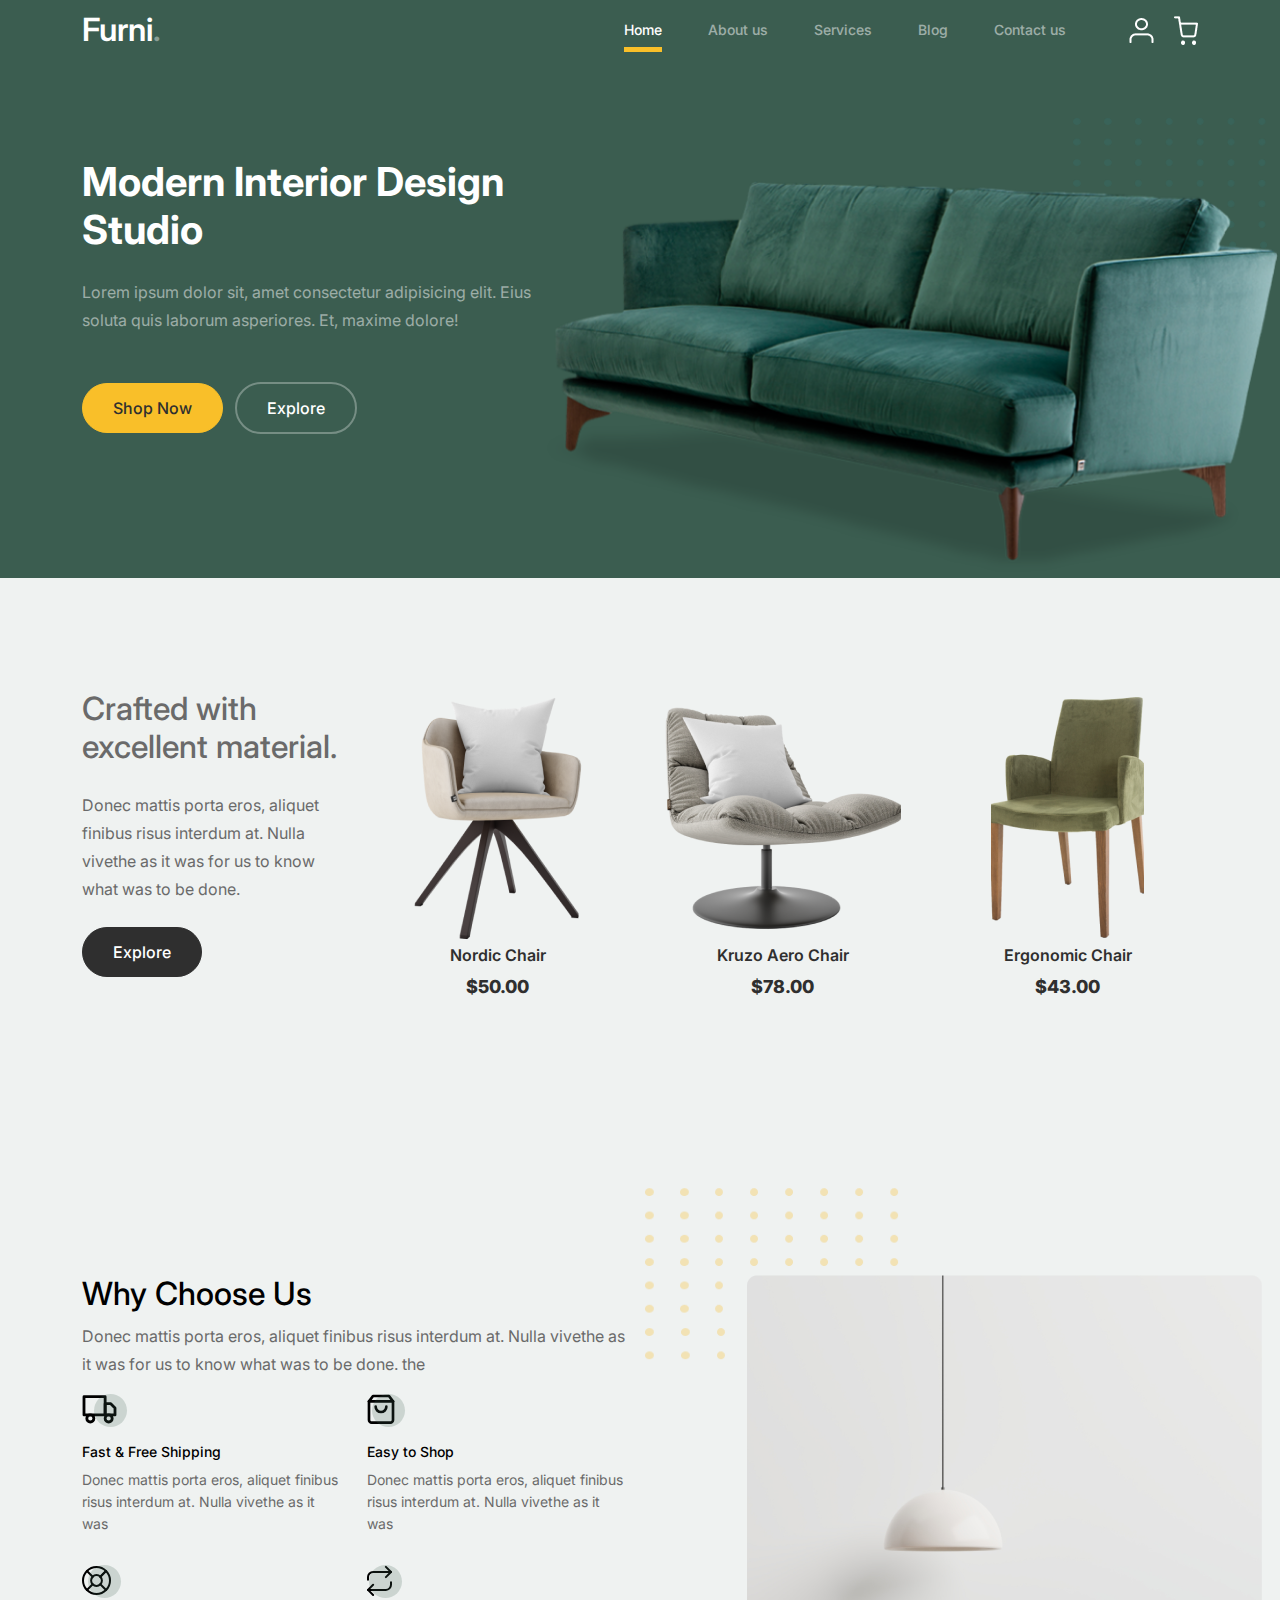
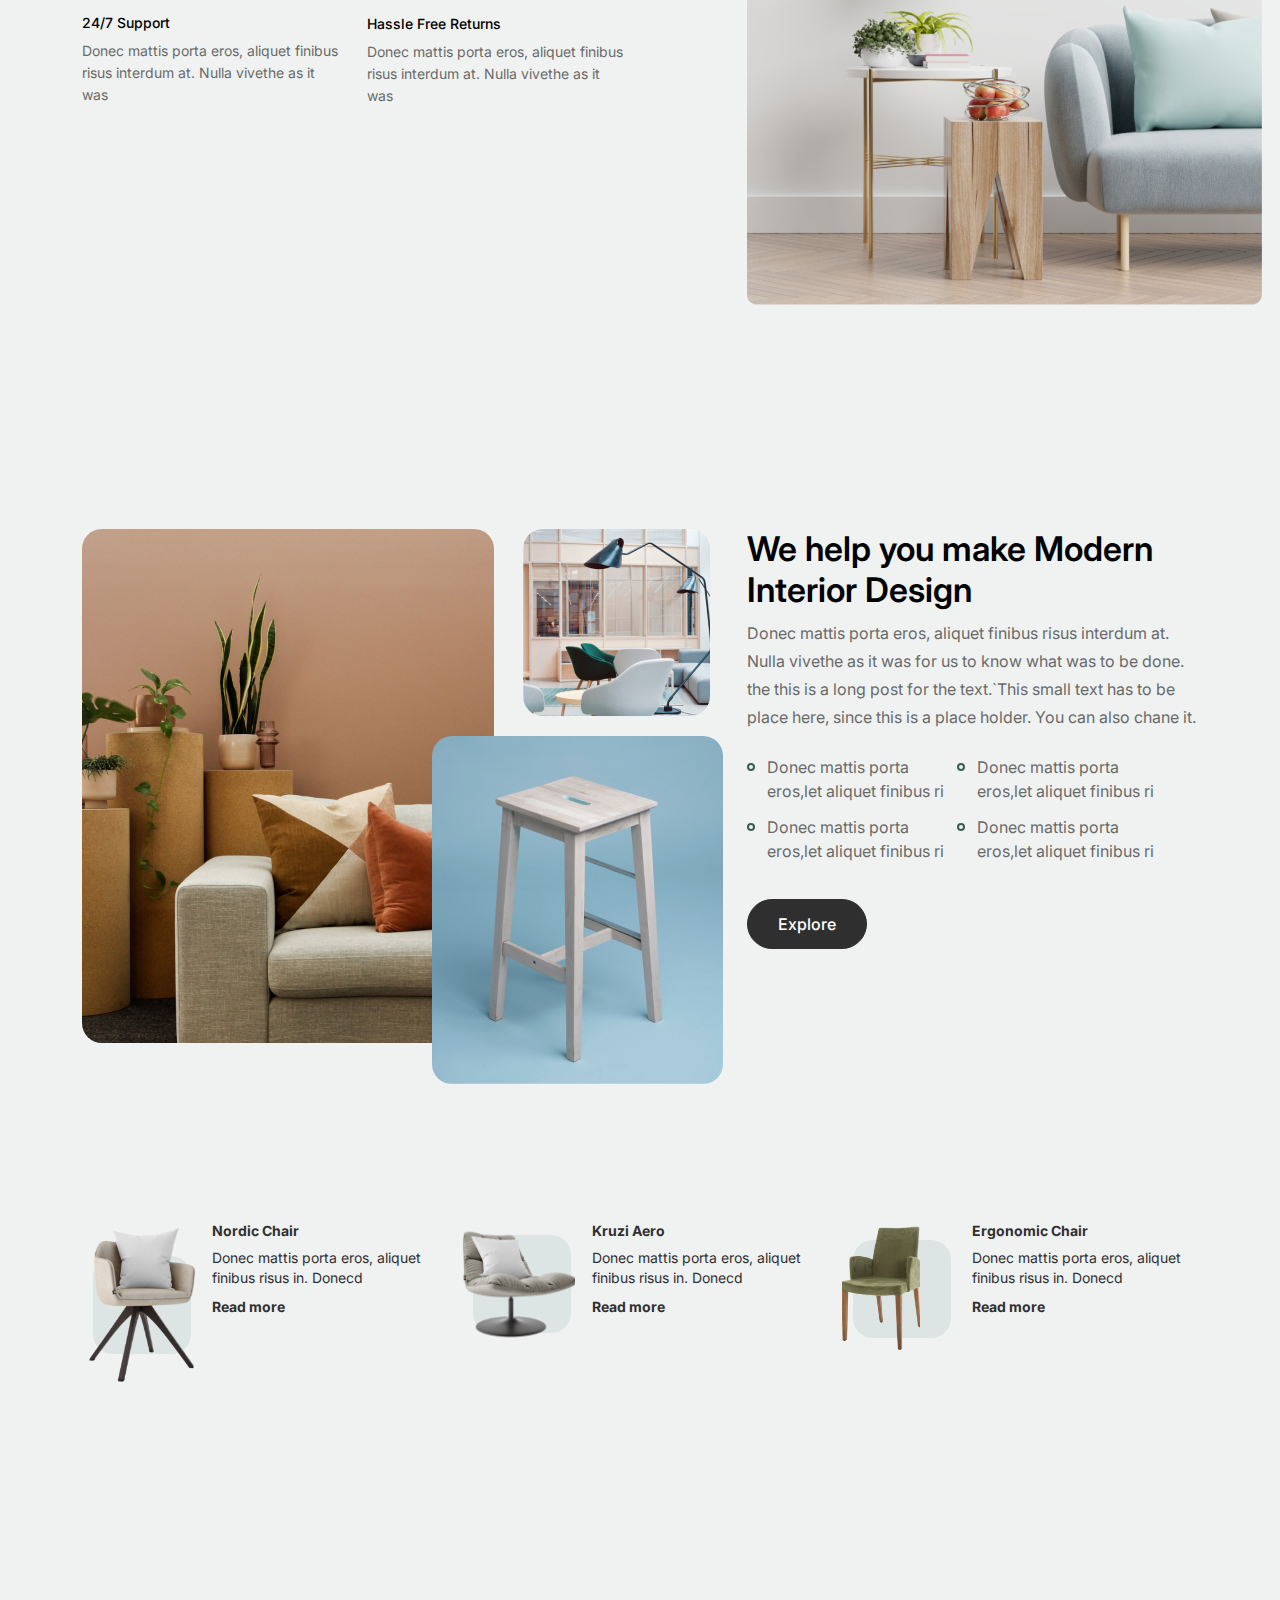
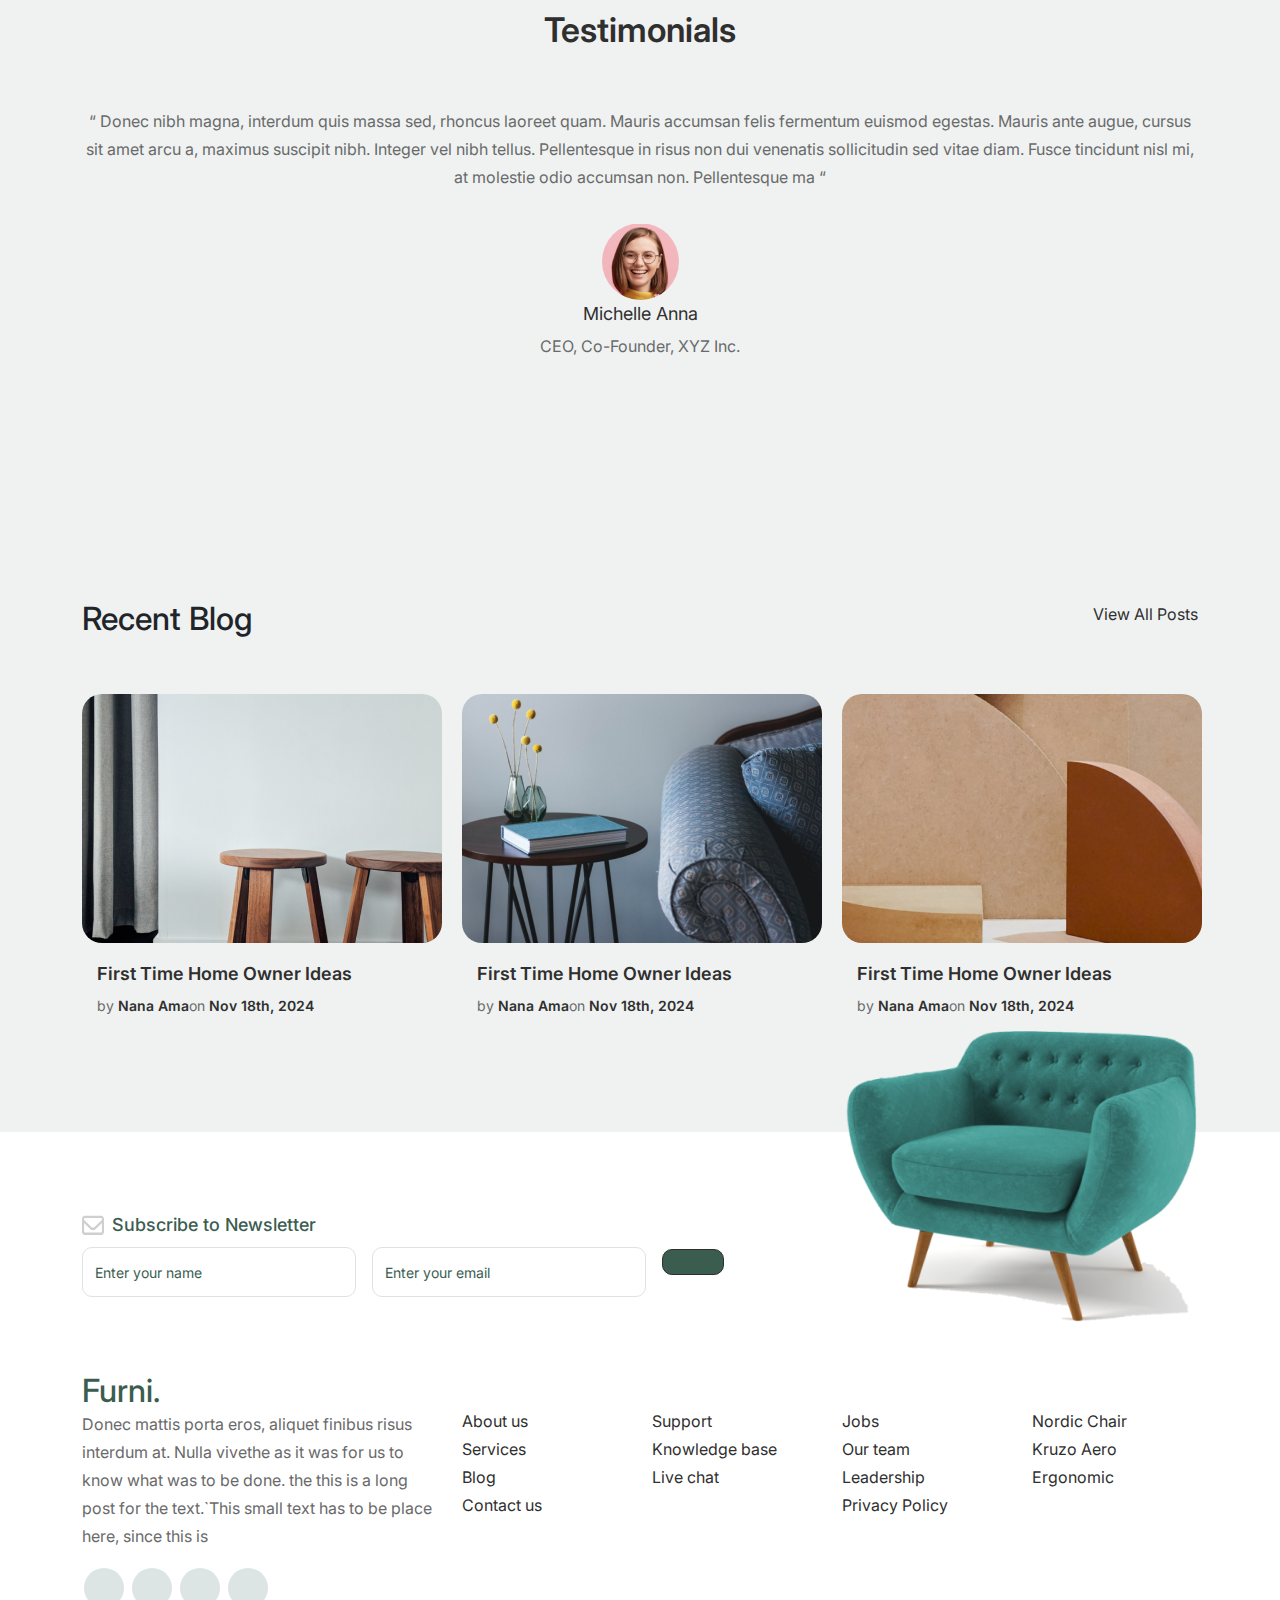
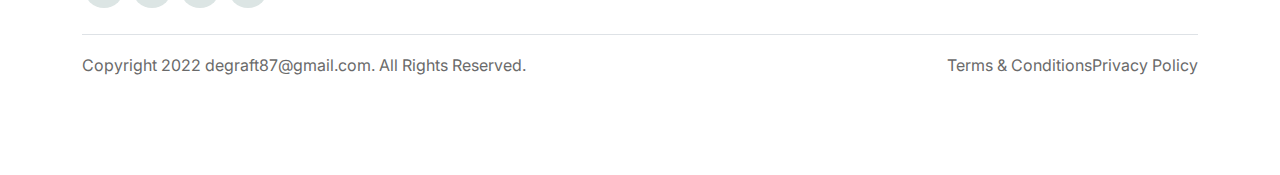
<file: index.html>
<!DOCTYPE html>
<html lang="en">

<head>
    <meta charset="UTF-8">
    <meta name="viewport" content="width=device-width, initial-scale=1.0">
    <title>Furni</title>
    <!-- CSS Bootstrap -->
    <link rel="stylesheet" href="bootstrap/bootstrap.min.css">
    <!-- SCSS -->
    <link rel="stylesheet" href="css/style.css">
    <!-- Font Awesome -->
    <link rel="stylesheet" href="https://cdnjs.cloudflare.com/ajax/libs/font-awesome/6.6.0/css/all.min.css"
        integrity="sha512-Kc323vGBEqzTmouAECnVceyQqyqdsSiqLQISBL29aUW4U/M7pSPA/gEUZQqv1cwx4OnYxTxve5UMg5GT6L4JJg=="
        crossorigin="anonymous" referrerpolicy="no-referrer" />
</head>

<body>

    <!-- Start Navbar -->
    <nav class="custome-navbar navbar navbar-expand-lg navbar-dark">
        <div class="container">
            <!-- Navbar Brand -->
            <a class="navbar-brand" href="#">Furni<span>.</span></a>
            <!-- Hamburger Icon -->
            <button class="navbar-toggler" type="button" data-bs-toggle="collapse"
                data-bs-target="#navbarSupportedContent" aria-controls="navbarSupportedContent" aria-expanded="false"
                aria-label="Toggle navigation">
                <span class="navbar-toggler-icon"></span>
            </button>
            <!-- Navigation -->
            <div class="collapse navbar-collapse" id="navbarSupportedContent">
                <!-- First Navigation -->
                <ul class="costume-navbar-nav navbar-nav ms-auto mb-2 mb-lg-0">
                    <li class="nav-item active">
                        <a class="nav-link" aria-current="page" href="#">Home</a>
                    </li>

                    <li class="nav-item">
                        <a class="nav-link" href="#">About us</a>
                    </li>

                    <li class="nav-item">
                        <a class="nav-link" href="#">Services</a>
                    </li>

                    <li class="nav-item">
                        <a class="nav-link" href="#">Blog</a>
                    </li>

                    <li class="nav-item">
                        <a class="nav-link" href="#">Contact us</a>
                    </li>

                </ul>
                <!-- Second Navigation -->
                <ul class="custome-navbar-icon navbar-nav ms-5">
                    <li>
                        <a href="#"><img src="assets/User.png" alt="user"></a>
                    </li>
                    <li>
                        <a href="#"><img src="assets/Cart.png" alt="cart"></a>
                    </li>
                </ul>
            </div>
        </div>
    </nav>
    <!-- End Navbar -->

    <!-- Start Hero -->
    <div class="hero">
        <div class="container">
            <div class="row">
                <!-- deskripsi -->
                <div class="col-lg-5">
                    <div class="hero-desc">
                        <h1 class="mb-4">Modern Interior Design Studio</h1>
                        <p class="mb-5">Lorem ipsum dolor sit, amet consectetur adipisicing elit. Eius soluta quis
                            laborum asperiores. Et, maxime dolore!</p>
                        <p>
                            <a href="#" class="btn btn-secondary me-2">Shop Now</a>
                            <a href="#" class="btn btn-outline-light">Explore</a>
                        </p>
                    </div>

                </div>
                <!-- image -->
                <div class="col-lg-7">
                    <div class="hero-img-wrap">
                        <img src="assets/couch1.png" alt="couch">
                    </div>

                </div>
            </div>
        </div>
    </div>
    <!-- End Hero -->

    <!-- Start Product -->
    <div class="product-section">
        <div class="container">
            <div class="row">

                <!-- Descripsition -->
                <div class="col-lg-3 col-md-12 mb-5 mb-lg-0">
                    <h2 class="mb-4">Crafted with excellent material.</h2>
                    <p class="mb-4">Donec mattis porta eros, aliquet finibus risus interdum at. Nulla vivethe as it was
                        for us to know what was to be done.</p>
                    <p>
                        <a href="#" class="btn">Explore</a>
                    </p>
                </div>
                <!-- Prod 1 -->
                <div class="col-lg-3 col-md-12 mb-5 mb-lg-0">
                    <div class="product-item">
                        <img src="assets/product-1.png" alt="" class="img-fluid product-thumbnail">
                        <h3>Nordic Chair</h3>
                        <strong>$50.00</strong>

                        <span class="icon-cross">
                            <img class="img-fluid" src="assets/Group 3.svg" alt="">
                        </span>
                    </div>
                </div>
                <!-- Prod 2 -->
                <div class="col-lg-3 col-md-12 mb-5 mb-lg-0">
                    <div class="product-item">
                        <img src="assets/product-2.png" alt="" class="img-fluid product-thumbnail">
                        <h3>Kruzo Aero Chair</h3>
                        <strong>$78.00</strong>

                        <span class="icon-cross">
                            <img class="img-fluid" src="assets/Group 3.svg" alt="">
                        </span>
                    </div>
                </div>
                <!-- Prod 3 -->
                <div class="col-lg-3 col-md-12 mb-5 mb-lg-0">
                    <div class="product-item">
                        <img src="assets/product-3.png" alt="" class="img-fluid product-thumbnail">
                        <h3>Ergonomic Chair</h3>
                        <strong>$43.00</strong>

                        <span class="icon-cross">
                            <img class="img-fluid" src="assets/Group 3.svg" alt="">
                        </span>
                    </div>
                </div>

            </div>
        </div>
    </div>
    <!-- End Product -->

    <!-- Why Choose Us -->
    <div class="why">
        <div class="container">
            <div class="row justify-content-between">
                <div class="col-lg-6">
                    <h2 class="section-title">Why Choose Us</h2>
                    <p>Donec mattis porta eros, aliquet finibus risus interdum at. Nulla vivethe as it was for us to
                        know what was to be done. the</p>

                    <div class="row my-0">
                        <!-- Truck -->
                        <div class="col-6">
                            <div class="feature">
                                <div class="icon">
                                    <img src="assets/Truck.svg" alt="truck">
                                </div>
                                <h3>Fast & Free Shipping</h3>
                                <p>Donec mattis porta eros, aliquet finibus risus interdum at. Nulla vivethe as it was
                                </p>
                            </div>
                        </div>
                        <!-- Shop Bag -->
                        <div class="col-6">
                            <div class="feature">
                                <div class="icon">
                                    <img src="assets/Shop bag.svg" alt="shop bag">
                                </div>
                                <h3>Easy to Shop</h3>
                                <p>Donec mattis porta eros, aliquet finibus risus interdum at. Nulla vivethe as it was
                                </p>
                            </div>
                        </div>
                        <!-- Support -->
                        <div class="col-6">
                            <div class="feature">
                                <div class="icon">
                                    <img src="assets/Support.svg" alt="support">
                                </div>
                                <h3>24/7 Support</h3>
                                <p>Donec mattis porta eros, aliquet finibus risus interdum at. Nulla vivethe as it was
                                </p>
                            </div>
                        </div>
                        <!-- Return -->
                        <div class="col-6">
                            <div class="feature">
                                <div class="icon">
                                    <img src="assets/Return.svg" alt="return">
                                </div>
                                <h3>Hassle Free Returns</h3>
                                <p>Donec mattis porta eros, aliquet finibus risus interdum at. Nulla vivethe as it was
                                </p>
                            </div>
                        </div>
                    </div>
                </div>

                <div class="col-lg-5">
                    <div class="img-wrap">
                        <img src="assets/why-choose-us-img 1.png" alt="why choose us">
                    </div>
                </div>

            </div>
        </div>
    </div>
    <!-- End Why Choose Us -->

    <!-- Start Help -->
    <div class="we-help-section">
        <div class="container">
            <div class="row justify-content-between">
                <!-- images -->
                <div class="col-lg-7">
                    <div class="imgs-grid">
                        <div class="grid grid-1">
                            <img src="assets/img-grid-1 1.png" alt="">
                        </div>

                        <div class="grid grid-2">
                            <img src="assets/img-grid-2 1.png" alt="">
                        </div>

                        <div class="grid grid-3">
                            <img src="assets/img-grid-3 1.png" alt="">
                        </div>
                    </div>
                </div>

                <!-- desc -->
                <div class="col-lg-5">
                    <h2 class="desc-tittle">We help you make Modern Interior Design</h2>
                    <p>Donec mattis porta eros, aliquet finibus risus interdum at. Nulla vivethe as it was for us to
                        know what was to be done. the this is a long post for the text.`This small text has to be place
                        here, since this is a place holder. You can also chane it.</p>

                    <ul class="list-unstyled custom-list my-4">
                        <li>Donec mattis porta eros,let aliquet finibus ri</li>
                        <li>Donec mattis porta eros,let aliquet finibus ri</li>
                        <li>Donec mattis porta eros,let aliquet finibus ri</li>
                        <li>Donec mattis porta eros,let aliquet finibus ri</li>
                    </ul>

                    <p><a class="btn" href="#">Explore</a></p>

                </div>

            </div>
        </div>
    </div>
    <!-- End Help -->

    <!-- Start Popular Product -->
    <div class="popular-product">
        <div class="container">
            <div class="row">

                <div class="col-lg-4 col-md-12 col-12 mb-4 mb-lg-0">
                    <div class="product-item d-flex">
                        <!-- Image -->
                        <div class="thumbnail">
                            <img class="img-fluid" src="assets/product-1.png" alt="">
                        </div>
                        <!-- Description -->
                        <div>
                            <h3>Nordic Chair</h3>
                            <p>Donec mattis porta eros, aliquet finibus risus in. Donecd </p>
                            <p>
                                <a href="">Read more</a>
                            </p>
                        </div>
                    </div>
                </div>

                <div class="col-lg-4 col-md-12 col-12 mb-4 mb-lg-0">
                    <div class="product-item d-flex">
                        <!-- Image -->
                        <div class="thumbnail">
                            <img class="img-fluid" src="assets/product-2.png" alt="" width="113px" height="123px">
                        </div>
                        <!-- Description -->
                        <div>
                            <h3>Kruzi Aero</h3>
                            <p>Donec mattis porta eros, aliquet finibus risus in. Donecd </p>
                            <p>
                                <a href="">Read more</a>
                            </p>
                        </div>
                    </div>
                </div>

                <div class="col-lg-4 col-md-12 col-12 mb-4 mb-lg-0">
                    <div class="product-item d-flex">
                        <!-- Image -->
                        <div class="thumbnail">
                            <img class="img-fluid" src="assets/product-3.png" alt="" width="78px" height="119px">
                        </div>
                        <!-- Description -->
                        <div>
                            <h3>Ergonomic Chair</h3>
                            <p>Donec mattis porta eros, aliquet finibus risus in. Donecd </p>
                            <p>
                                <a href="">Read more</a>
                            </p>
                        </div>
                    </div>
                </div>

            </div>
        </div>
    </div>
    <!-- End Popular Product -->

    <!-- Start Testimoni -->
    <div class="testimoni-section">
        <div class="container">

            <div class="row">
                <div class="col-lg-7 mx-auto mb-5 text-center">
                    <h2 class="section-tittle">Testimonials</h2>
                </div>
            </div>

            <div class="row justify-content-center">
                <div class="col-lg-12 mx-auto text-center">
                    <blockquote>
                        <p>
                            &ldquo; Donec nibh magna, interdum quis massa sed, rhoncus laoreet quam. Mauris accumsan
                            felis fermentum euismod egestas. Mauris ante augue, cursus sit amet arcu a, maximus suscipit
                            nibh. Integer vel nibh tellus. Pellentesque in risus non dui venenatis sollicitudin sed
                            vitae diam. Fusce tincidunt nisl mi, at molestie odio accumsan non. Pellentesque ma &ldquo;
                        </p>
                    </blockquote>
                    <div class="author-info">
                        <div class="author-pic">
                            <img src="assets/person-1 1.png" alt="author-pic" class="img-fluid mt-3">
                        </div>
                        <p class="author-name">Michelle Anna </p>
                        <p class="position">CEO, Co-Founder, XYZ Inc.</p>
                    </div>
                </div>

            </div>

        </div>
    </div>
    <!-- End Testimoni -->

    <!-- Start Blog -->
    <div class="blog-section">
        <div class="container">
            <!-- Row 1 -->
            <div class="row mb-5">
                <div class="col-md-6">
                    <h2 class="text-dark">Recent Blog</h2>
                </div>
                <div class="col-md-6 text-md-end text-start">
                    <a href="">View All Posts</a>
                </div>
            </div>

            <!-- Row 2 -->
            <div class="row">
                <div class="col-md-4 col-sm-6 col-12 ">
                    <div class="post-entry">
                        <a href="#" class="post-thumbnail">
                            <img src="assets/post-1.png" alt="">
                        </a>
                        <div class="post-content-entry">
                            <h3><a href="">First Time Home Owner Ideas</a></h3>
                            <div class="meta">
                                <span>by<a href=""> Nana Ama</a>on <a href="">Nov 18th, 2024</a></span>
                            </div>
                        </div>
                    </div>
                </div>
                <div class="col-md-4 col-sm-6 col-12 ">
                    <div class="post-entry">
                        <a href="#" class="post-thumbnail">
                            <img src="assets/post-2 1.png" alt="">
                        </a>
                        <div class="post-content-entry">
                            <h3><a href="">First Time Home Owner Ideas</a></h3>
                            <div class="meta">
                                <span>by<a href=""> Nana Ama</a>on <a href="">Nov 18th, 2024</a></span>
                            </div>
                        </div>
                    </div>
                </div>
                <div class="col-md-4 col-sm-6 col-12 ">
                    <div class="post-entry">
                        <a href="#" class="post-thumbnail">
                            <img src="assets/post-3 1.png" alt="">
                        </a>
                        <div class="post-content-entry">
                            <h3><a href="">First Time Home Owner Ideas</a></h3>
                            <div class="meta">
                                <span>by<a href=""> Nana Ama</a>on <a href="">Nov 18th, 2024</a></span>
                            </div>
                        </div>
                    </div>
                </div>
            </div>

        </div>
    </div>
    <!-- End Blog -->

    <!-- Start Footer -->
    <footer class="focus-section">
        <div class="container relative">
            <!-- Sofa -->
             <div class="sofa-img">
                <img src="assets/sofa 1.png" alt="Sofa">
             </div>
            <!-- Row 1 -->
            <div class="row">
                <div class="col-lg-8">
                    <div class="subscription-form">
                        <h3 class="d-flex align-items-center">
                            <span class="me-2"><img class="img-fluid" src="assets/envelope-regular 1.svg"
                                    alt="amplop"></span>
                            <span>Subscribe to Newsletter</span>
                        </h3>

                        <form class="row g-3" action="#">
                            <div class="col-auto">
                                <input type="text" class="form-control" placeholder="Enter your name">
                            </div>
                            <div class="col-auto">
                                <input type="email" class="form-control" placeholder="Enter your email">
                            </div>
                            <div class="col-auto">
                                <butto class="btn btn-green">
                                    <i class="fa-solid fa-paper-plane"></i>
                                    </button>
                            </div>
                        </form>
                    </div>
                </div>
            </div>

            <!-- Row 2 -->
            <div class="row">
                <div class="col-lg-4">
                    <div class="footer-logo-wrap">
                        <a href="#" class="footer-logo">Furni.</a>
                    </div>
                    <p>
                        Donec mattis porta eros, aliquet finibus risus interdum at. Nulla vivethe as it was for us to
                        know what was to be done. the this is a long post for the text.`This small text has to be place
                        here, since this is
                    </p>
                    <ul class="list-unstyled custome-social">
                        <li><a href="#"><i class="fa-brands fa-facebook-f"></i></a></li>
                        <li><a href="#"><i class="fa-brands fa-instagram"></i></a></li>
                        <li><a href="#"><i class="fa-brands fa-x-twitter"></i></a></li>
                        <li><a href="#"><i class="fa-brands fa-linkedin"></i></a></li>
                    </ul>
                </div>

                <div class="col-lg-8">
                    <div class="row links-wrap">
                        <div class="col-6 col-md-3">
                            <ul class="list-unstyled">
                                <li><a href="#">About us</a></li>
                                <li><a href="#">Services</a></li>
                                <li><a href="#">Blog</a></li>
                                <li><a href="#">Contact us</a></li>
                            </ul>
                        </div>

                        <div class="col-6 col-md-3">
                            <ul class="list-unstyled">
                                <li><a href="#">Support</a></li>
                                <li><a href="#">Knowledge base</a></li>
                                <li><a href="#">Live chat</a></li>
                            </ul>
                        </div>

                        <div class="col-6 col-md-3">
                            <ul class="list-unstyled">
                                <li><a href="#">Jobs</a></li>
                                <li><a href="#">Our team</a></li>
                                <li><a href="#">Leadership</a></li>
                                <li><a href="#">Privacy Policy</a></li>
                            </ul>
                        </div>

                        <div class="col-6 col-md-3">
                            <ul class="list-unstyled">
                                <li><a href="#">Nordic Chair</a></li>
                                <li><a href="#">Kruzo Aero</a></li>
                                <li><a href="#">Ergonomic</a></li>
                            </ul>
                        </div>

                    </div>
                </div>
            </div>

            <!-- Row 3 -->
             <div class="border-top">
                <div class="row mt-3">
                    <div class="col-lg-6">
                        <p>
                            <span>Copyright 2022 degraft87@gmail.com. All Rights Reserved.</span>
                        </p>
                    </div>

                    <div class="col-lg-6">
                        <ul class="list-unstyled d-flex justify-content-end">
                            <li>Terms & Conditions</li>
                            <li>Privacy Policy</li>
                        </ul>
                    </div>
                </div>
             </div>
        </div>
    </footer>
    <!-- End Footer -->

    <!-- JS Bootstrap -->
    <script src="bootstrap/bootstrap.bundle.min.css"></script>

</body>

</html>
</file>
<file: css/style.css>
@import url("https://fonts.googleapis.com/css2?family=Inter:ital,opsz,wght@0,14..32,100..900;1,14..32,100..900&family=Poppins:ital,wght@0,100;0,200;0,300;0,400;0,500;0,600;0,700;0,800;0,900;1,100;1,200;1,300;1,400;1,500;1,600;1,700;1,800;1,900&family=Roboto:ital,wght@0,100;0,300;0,400;0,500;0,700;0,900;1,100;1,300;1,400;1,500;1,700;1,900&display=swap");
body {
  font-family: "Inter", sans-serif !important;
  font-weight: 400;
  line-height: 28px;
  color: #6A6A6A;
  overflow-x: hidden;
  background: #EFF2F1;
}

a {
  color: #2F2F2F;
  text-decoration: none;
  transition: 0.3s all ease;
}
a:hover {
  color: rgba(47, 47, 47, 0.7);
}

.custome-navbar {
  background-color: #3B5D50 !important;
}
.custome-navbar .navbar-brand {
  font-size: 32px;
  font-weight: 600;
}
.custome-navbar .navbar-brand span {
  opacity: 0.4;
}
.custome-navbar .navbar-toggler {
  border-color: transparent;
}
.custome-navbar .navbar-toggler:active, .custome-navbar .navbar-toggler:focus {
  box-shadow: none;
  outline: none;
}
@media (min-width: 992px) {
  .custome-navbar .costume-navbar-nav li {
    margin-left: 15px;
    margin-right: 15px;
    font-size: 14px;
  }
}
.custome-navbar .costume-navbar-nav li a {
  font-weight: 500;
  color: #FFF !important;
  opacity: 0.5;
  position: relative;
  transition: 0.3s all ease;
}
@media (min-width: 992px) {
  .custome-navbar .costume-navbar-nav li a:before {
    content: "";
    position: absolute;
    width: 0;
    height: 5px;
    background: #F9BF29;
    bottom: 0;
    left: 8px;
    right: 8px;
    opacity: 1;
    visibility: visible;
    transition: 0.3s all ease;
  }
}
.custome-navbar .costume-navbar-nav li a:hover {
  opacity: 1;
}
.custome-navbar .costume-navbar-nav li a:hover:before {
  width: calc(100% - 16px);
}
.custome-navbar .costume-navbar-nav li.active a {
  opacity: 1;
}
.custome-navbar .costume-navbar-nav li.active a:before {
  width: calc(100% - 16px);
}
.custome-navbar .custome-navbar-icon {
  margin-left: 0 !important;
  flex-direction: row;
}
@media (min-width: 768px) {
  .custome-navbar .custome-navbar-icon {
    margin-left: 40px !important;
  }
}
.custome-navbar .custome-navbar-icon li:first-child {
  margin-right: 20px;
}

.hero {
  background: #3B5D50;
  padding: calc(4rem - 30px) 0 8rem 0;
}
@media (min-width: 992px) {
  .hero {
    padding: calc(8rem - 30px) 0 8rem 0;
  }
}
.hero .hero-desc {
  max-width: 450px;
}
.hero h1 {
  color: #FFF;
  font-weight: 700;
}
.hero p {
  color: rgba(255, 255, 255, 0.5);
}
.hero .hero-img-wrap {
  position: relative;
}
.hero .hero-img-wrap img {
  position: relative;
  top: 0px;
  right: 0px;
  max-width: 780px;
  z-index: 2;
}
@media (min-width: 1200px) {
  .hero .hero-img-wrap img {
    position: absolute;
    right: -100px;
    top: -80px;
  }
}
.hero .hero-img-wrap:after {
  content: "";
  position: absolute;
  width: 225px;
  height: 217px;
  background-image: url("../assets/Dot.png");
  background-size: contain;
  background-repeat: no-repeat;
  right: -100px;
  top: -40px;
}

.btn {
  font-weight: 500;
  padding: 12px 30px;
  border-radius: 30px;
  color: #FFF;
  background: #2F2F2F;
  border-color: #2F2F2F;
}
.btn:hover {
  color: #FFF;
  background: #222222;
  border-color: #222222;
}
.btn:active, .btn:focus {
  outline: none !important;
  box-shadow: none;
}
.btn.btn-secondary {
  color: #2F2F2F;
  background: #F9BF29;
  border-color: #F9BF29;
}
.btn.btn-secondary:hover {
  background: #f8b810;
  border-color: #f8b810;
}
.btn.btn-outline-light {
  background: transparent;
  border-width: 2px;
  border-color: rgba(255, 255, 255, 0.3);
}
.btn.btn-outline-light:hover {
  border-color: white;
}

.product-section {
  padding: 7rem 0;
}
.product-section .product-item {
  text-align: center;
  display: block;
  position: relative;
  cursor: pointer;
  padding-bottom: 50px;
}
.product-section .product-item h3 {
  font-weight: 600;
  font-size: 16px;
}
.product-section .product-item strong {
  font-weight: 800;
  font-size: 18px;
}
.product-section .product-item h3,
.product-section .product-item strong {
  color: #2F2F2F;
  text-decoration: none;
}
.product-section .product-item .icon-cross {
  position: absolute;
  width: 35px;
  height: 35px;
  display: inline-block;
  background: #2F2F2F;
  border-radius: 50%;
  bottom: 15px;
  left: 50%;
  transform: translateX(-50%);
  margin-bottom: -17.5px;
  opacity: 0;
  visibility: hidden;
}
.product-section .product-item .icon-cross img {
  position: absolute;
  left: 50%;
  top: 50%;
  transform: translate(-50%, -50%);
}
.product-section .product-item:before {
  bottom: 0;
  left: 0;
  right: 0;
  position: absolute;
  content: "";
  background: #dce5e4;
  height: 0%;
  border-radius: 10px;
  z-index: -1;
  transition: 0.3s all ease;
}
.product-section .product-item:hover .product-thumbnail {
  top: -25px;
}
.product-section .product-item:hover .icon-cross {
  opacity: 1;
  visibility: visible;
}
.product-section .product-item:hover:before {
  height: 70%;
}

.why {
  padding: 7rem 0;
}
.why .section-title {
  color: #000;
}
.why .img-wrap {
  position: relative;
}
.why .img-wrap::before {
  position: absolute;
  content: "";
  width: 255px;
  height: 217px;
  background-image: url("../assets/yellow-dot.png");
  background-repeat: no-repeat;
  background-size: contain;
  transform: translate(-40%, -40%);
  z-index: -1;
}

.feature {
  margin-bottom: 30px;
}
.feature .icon {
  display: inline-block;
  margin-bottom: 20px;
  position: relative;
}
.feature .icon:before {
  content: "";
  width: 33px;
  height: 33px;
  position: absolute;
  background-color: rgba(59, 93, 80, 0.2);
  border-radius: 50%;
  right: -10px;
  bottom: -5;
}
.feature h3 {
  font-size: 14px;
  color: #000;
}
.feature p {
  font-size: 14px;
  line-height: 22px;
  color: #6A6A6A;
}

.we-help-section {
  padding: 7rem 0;
}
.we-help-section .imgs-grid {
  display: grid;
  grid-template-columns: repeat(6, 1fr);
  position: relative;
}
.we-help-section .imgs-grid .grid {
  position: relative;
}
.we-help-section .imgs-grid .grid img {
  border-radius: 20px;
  max-width: 100%;
}
.we-help-section .imgs-grid .grid.grid-1 {
  grid-column: 1/span 18;
  grid-row: 1/span 27;
}
.we-help-section .imgs-grid .grid.grid-2 {
  grid-column: 19/span 18;
  grid-row: 1/span 5;
}
.we-help-section .imgs-grid .grid.grid-3 {
  grid-column: 14/span 16;
  grid-row: 6/span 27;
  padding-top: 20px;
}
.we-help-section .desc-tittle {
  color: #000;
  font-size: 34px;
  font-weight: 600;
}
.we-help-section .custom-list {
  width: 100%;
}
.we-help-section .custom-list li {
  display: inline-block;
  width: calc(50% - 20px);
  margin-bottom: 12px;
  line-height: 1.5;
  padding-left: 20px;
  position: relative;
}
.we-help-section .custom-list li:before {
  content: "";
  width: 8px;
  height: 8px;
  border-radius: 50%;
  border: 2px solid #3B5D50;
  position: absolute;
  left: 0;
  top: 8px;
}

.popular-product {
  padding: 0 0 7rem 0;
}
.popular-product .product-item {
  font-size: 14px;
  color: #2F2F2F;
}
.popular-product h3 {
  font-size: 14px;
  font-weight: 700;
}
.popular-product a {
  text-decoration: none;
  color: #2F2F2F;
  font-weight: 700;
}
.popular-product a:hover {
  color: #2f2f2f;
}
.popular-product p {
  margin-bottom: 10px;
  line-height: 1.4;
}
.popular-product .thumbnail {
  margin-right: 10px;
  flex: 0 0 120px;
  position: relative;
}
.popular-product .thumbnail:before {
  position: absolute;
  content: "";
  border-radius: 20px;
  width: 98px;
  height: 98px;
  background: #dce5e4;
  top: 50%;
  left: 50%;
  transform: translate(-50%, -50%);
  z-index: -1;
}

.testimoni-section {
  padding: 7rem 0;
}
.testimoni-section .section-tittle {
  color: #2F2F2F;
  font-size: 34px;
  font-weight: 600;
}
.testimoni-section img {
  border-radius: 50%;
}
.testimoni-section .author-name {
  color: #2F2F2F;
  font-size: 18px;
  font-weight: 400;
  margin-bottom: 4px;
}
.testimoni-section .position {
  font-style: 13px;
  font-weight: 400;
}

.blog-section {
  padding: 7rem 0;
}
.blog-section .post-entry a {
  text-decoration: none;
}
.blog-section .post-entry .post-thumbnail {
  display: block;
  margin-bottom: 20px;
}
.blog-section .post-entry .post-thumbnail img {
  border-radius: 20px;
}
.blog-section .post-entry .post-content-entry {
  padding-left: 15px;
  padding-right: 15px;
}
.blog-section .post-entry .post-content-entry h3 {
  font-size: 18px;
  font-weight: 600;
  margin-bottom: 7px;
}
.blog-section .post-entry .post-content-entry .meta {
  font-size: 14px;
}
.blog-section .post-entry .post-content-entry .meta a {
  font-weight: 600;
}
.blog-section .post-entry:hover .post-thumbnail img {
  opacity: 0.7;
}

.focus-section {
  padding: 80px 0;
  background: #FFF;
}
.focus-section .relative {
  position: relative;
}
.focus-section a {
  color: #2F2F2F;
  transition: 0.3s all ease;
}
.focus-section a:hover {
  color: rgba(47, 47, 47, 0.5);
}
.focus-section .subscription-form {
  margin-bottom: 40px;
  position: relative;
  z-index: 2;
  margin-top: 100px;
}
@media (min-width: 992px) {
  .focus-section .subscription-form {
    margin-top: 0;
    margin-bottom: 80px;
  }
}
.focus-section .subscription-form h3 {
  font-size: 18px;
  font-weight: 500;
  color: #3B5D50;
}
.focus-section .subscription-form .form-control {
  height: 50px;
  border-radius: 10px;
  font-family: "Inter", sans-serif;
}
.focus-section .subscription-form .form-control:active, .focus-section .subscription-form .form-control:focus {
  outline: none;
  box-shadow: 0 1px 4px 0 rgba(0, 0, 0, 0.2);
  border-color: #3B5D50;
}
.focus-section .subscription-form .form-control::-webkit-input-placeholder {
  font-size: 14px;
  color: #3B5D50;
}
.focus-section .subscription-form .btn {
  border-radius: 10px !important;
}
.focus-section .subscription-form .btn-green {
  background-color: #3B5D50 !important;
  color: #FFF;
}
.focus-section .sofa-img {
  position: absolute;
  right: 0;
  top: -200px;
  z-index: 0;
}
.focus-section .sofa-img img {
  max-width: 380px;
}
.focus-section .links-wrap {
  margin-top: 30px;
}
.focus-section .footer-logo-wrap .footer-logo {
  font-size: 32px;
  font-weight: 500;
  color: #3B5D50;
}
.focus-section .custome-social li {
  display: inline-block;
  margin: 2px;
}
.focus-section .custome-social li a {
  width: 40px;
  height: 40px;
  text-align: center;
  line-height: 48px;
  display: inline-block;
  background: #dce5e4;
  color: #3B5D50;
  border-radius: 50%;
}
.focus-section .custome-social li a:hover {
  background: #3B5D50;
  color: #FFF;
}/*# sourceMappingURL=style.css.map */
</file>
